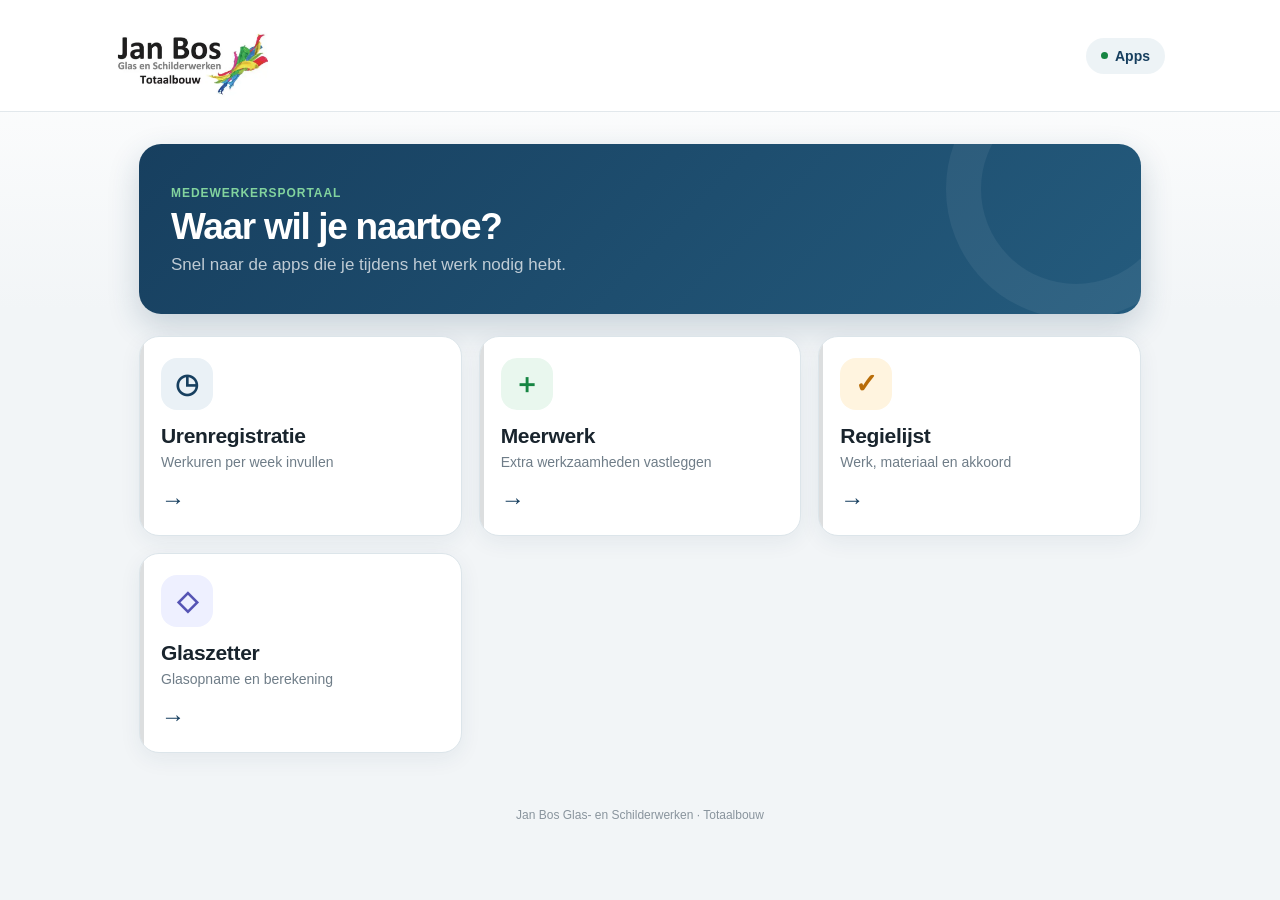
<file: index.html>
<!doctype html>
<html lang="nl">
<head>
  <meta charset="utf-8">
  <meta name="viewport" content="width=device-width,initial-scale=1,viewport-fit=cover">
  <meta name="theme-color" content="#ffffff">
  <meta name="apple-mobile-web-app-capable" content="yes">
  <meta name="apple-mobile-web-app-status-bar-style" content="default">
  <meta name="apple-mobile-web-app-title" content="Jan Bos Apps">
  <meta name="description" content="Alle Jan Bos bedrijfsapps op één plek.">
  <title>Jan Bos Apps</title>
  <link rel="manifest" href="/app.webmanifest">
  <link rel="icon" type="image/png" sizes="192x192" href="/icon-192.png?v=1">
  <link rel="apple-touch-icon" href="/icon-192.png?v=1">
  <style>
:root{--navy:#173f5f;--green:#168542;--ink:#19242d;--muted:#6f7d88;--line:#e2e8ec;--bg:#f2f5f7}*{box-sizing:border-box}html{-webkit-text-size-adjust:100%;background:var(--bg)}body{margin:0;color:var(--ink);background:linear-gradient(180deg,#fff 0,#f2f5f7 310px);font-family:-apple-system,BlinkMacSystemFont,"Segoe UI",Roboto,Arial,sans-serif}.app-shell{min-height:100vh}.app-header{height:94px;padding:10px max(18px,env(safe-area-inset-left));display:flex;align-items:center;justify-content:space-between;background:rgba(255,255,255,.96);border-bottom:1px solid var(--line);position:sticky;top:0;z-index:10;backdrop-filter:blur(12px)}.app-header img{display:block;width:min(220px,62vw);height:72px;object-fit:contain;object-position:left center}.status{display:flex;align-items:center;gap:7px;padding:9px 12px;border-radius:999px;background:#edf3f6;color:var(--navy);font-size:13px;font-weight:800}.status i{width:7px;height:7px;border-radius:50%;background:var(--green)}main{width:min(760px,100%);margin:auto;padding:24px 14px 40px}.welcome{padding:0 5px 18px}.eyebrow{color:var(--green);font-size:12px;font-weight:900;letter-spacing:.08em;text-transform:uppercase}.welcome h1{margin:5px 0 0;color:var(--navy);font-size:30px;letter-spacing:-.035em}.welcome p{margin:7px 0 0;color:var(--muted);font-size:16px}.tiles{display:grid;grid-template-columns:repeat(2,minmax(0,1fr));gap:13px}.tile{min-height:150px;padding:18px;border:1px solid var(--line);border-radius:20px;background:#fff;color:var(--ink);text-decoration:none;display:grid;grid-template-columns:52px 1fr auto;grid-template-rows:auto 1fr;gap:14px 13px;align-items:center;box-shadow:0 6px 22px rgba(23,63,95,.065);transition:transform .16s,box-shadow .16s,border-color .16s}.tile[href]:hover{transform:translateY(-2px);border-color:#cfdbe2;box-shadow:0 10px 28px rgba(23,63,95,.12)}.tile[href]:active{transform:scale(.985)}.icon{width:52px;height:52px;border-radius:16px;display:grid;place-items:center;font-size:27px;font-weight:900;background:#edf3f6;color:var(--navy)}.tile-copy{grid-column:1/-1;align-self:end;display:flex;flex-direction:column;gap:5px}.tile-copy strong{font-size:19px;letter-spacing:-.015em}.tile-copy small{color:var(--muted);font-size:13px;line-height:1.35}.arrow{font-size:24px;color:var(--navy);font-weight:800}.soon{font-size:11px;font-weight:900;color:#7a8790;background:#eef1f3;border-radius:999px;padding:7px 9px}.unavailable{opacity:.65;box-shadow:none}.tile-hours .icon{background:#eaf1f6;color:#173f5f}.tile-extra .icon{background:#e9f7ee;color:#168542}.tile-list .icon{background:#fff4df;color:#b86c08}.tile-glass .icon{background:#eef0ff;color:#5554b4}.tile-stock .icon{background:#e7f7f5;color:#167b73}.tile-report .icon{background:#fff0ef;color:#a53a33}.office-link{margin-top:16px;padding:17px 18px;border-radius:17px;background:var(--navy);color:#fff;text-decoration:none;display:flex;align-items:center;justify-content:space-between;box-shadow:0 8px 22px rgba(23,63,95,.18)}.office-link span{display:flex;flex-direction:column;gap:3px}.office-link strong{font-size:16px}.office-link small{font-size:12px;opacity:.72}.office-link b{font-size:24px}footer{text-align:center;padding:0 16px max(28px,env(safe-area-inset-bottom));color:#89949d;font-size:12px}@media(max-width:560px){.app-header{height:82px;padding-top:max(8px,env(safe-area-inset-top))}.app-header img{height:60px}.status{padding:8px 10px}main{padding:18px 10px 34px}.welcome h1{font-size:27px}.tiles{gap:10px}.tile{min-height:138px;padding:14px;border-radius:18px;grid-template-columns:46px 1fr auto;gap:12px 9px}.icon{width:46px;height:46px;border-radius:14px;font-size:24px}.tile-copy strong{font-size:17px}.tile-copy small{font-size:12px}.soon{padding:6px 7px;font-size:10px}}@media(max-width:355px){.tiles{grid-template-columns:1fr}.tile{min-height:116px}.status{display:none}}

.brand-card{margin-bottom:18px;padding:24px!important;border:0;border-radius:22px;background:linear-gradient(135deg,#173f5f,#245b7d);display:flex;align-items:center;min-height:150px;box-shadow:0 12px 32px rgba(23,63,95,.2);position:relative;overflow:hidden}.brand-card:after{content:"";position:absolute;width:190px;height:190px;border-radius:50%;right:-65px;top:-85px;border:35px solid rgba(255,255,255,.06)}.brand-card-copy{position:relative;z-index:1;min-width:0}.brand-card .eyebrow{color:#82d39e}.brand-card-copy h1{margin-top:5px;color:#fff}.brand-card-copy p{margin-top:7px;color:rgba(255,255,255,.72)}.tile{position:relative;overflow:hidden;border-color:#dce5ea}.tile:before{content:"";position:absolute;inset:0 auto 0 0;width:4px;background:currentColor;opacity:.15}.tile[href]:focus-visible,.office-link:focus-visible,.back:focus-visible{outline:3px solid rgba(22,133,66,.35);outline-offset:3px}.office-link{transition:transform .16s,box-shadow .16s}.office-link:hover{transform:translateY(-2px);box-shadow:0 12px 30px rgba(23,63,95,.24)}
@media(max-width:620px){.app-header{justify-content:center}.app-header .status{position:absolute;right:12px}.brand-card{padding:21px 19px!important;min-height:135px}.brand-card-copy h1{font-size:26px}.brand-card-copy p{font-size:14px;max-width:270px}.welcome{margin-bottom:12px}}
@media(min-width:850px){.app-header{height:112px;padding-left:max(32px,calc((100vw - 1050px)/2));padding-right:max(32px,calc((100vw - 1050px)/2))}.app-header img{width:285px;height:88px}.status{font-size:14px;padding:10px 15px}main{width:min(1050px,100%);padding:32px 24px 55px}.brand-card{padding:28px 32px!important;margin-bottom:22px;min-height:170px}.welcome h1{font-size:37px}.welcome p{font-size:17px}.tiles{grid-template-columns:repeat(3,minmax(0,1fr));gap:17px}.tile{min-height:175px;padding:21px}.tile-copy strong{font-size:21px}.tile-copy small{font-size:14px}.office-link{margin-top:20px;padding:20px 22px}.office-link strong{font-size:18px}.office-link small{font-size:13px}}

  </style>
</head>
<body>
  <div class="app-shell">
    <header class="app-header">
      <img src="[data-uri]" alt="Jan Bos Glas- en Schilderwerken Totaalbouw">
      <span class="status"><i></i> Apps</span>
    </header>

    <main>
      <section class="welcome brand-card">
        <div class="brand-card-copy">
          <span class="eyebrow">Medewerkersportaal</span>
          <h1>Waar wil je naartoe?</h1>
          <p>Snel naar de apps die je tijdens het werk nodig hebt.</p>
        </div>
      </section>

      <section class="tiles" aria-label="Jan Bos apps">
        <a class="tile tile-hours" href="/open.html?app=uren">
          <span class="icon" aria-hidden="true">◷</span>
          <span class="tile-copy"><strong>Urenregistratie</strong><small>Werkuren per week invullen</small></span>
          <span class="arrow" aria-hidden="true">→</span>
        </a>

        <a class="tile tile-extra" href="/open.html?app=meerwerk">
          <span class="icon" aria-hidden="true">＋</span>
          <span class="tile-copy"><strong>Meerwerk</strong><small>Extra werkzaamheden vastleggen</small></span>
          <span class="arrow" aria-hidden="true">→</span>
        </a>

        <a class="tile tile-list" href="/open.html?app=regielijst">
          <span class="icon" aria-hidden="true">✓</span>
          <span class="tile-copy"><strong>Regielijst</strong><small>Werk, materiaal en akkoord</small></span>
          <span class="arrow" aria-hidden="true">→</span>
        </a>

        <a class="tile tile-glass" href="/open.html?app=glaszetter">
          <span class="icon" aria-hidden="true">◇</span>
          <span class="tile-copy"><strong>Glaszetter</strong><small>Glasopname en berekening</small></span>
          <span class="arrow" aria-hidden="true">→</span>
        </a>

      </section>
    </main>

    <footer>Jan Bos Glas- en Schilderwerken · Totaalbouw</footer>
  </div>
  <script>if('serviceWorker' in navigator){navigator.serviceWorker.register('/sw.js').catch(()=>{})}</script>
</body>
</html>
</file>
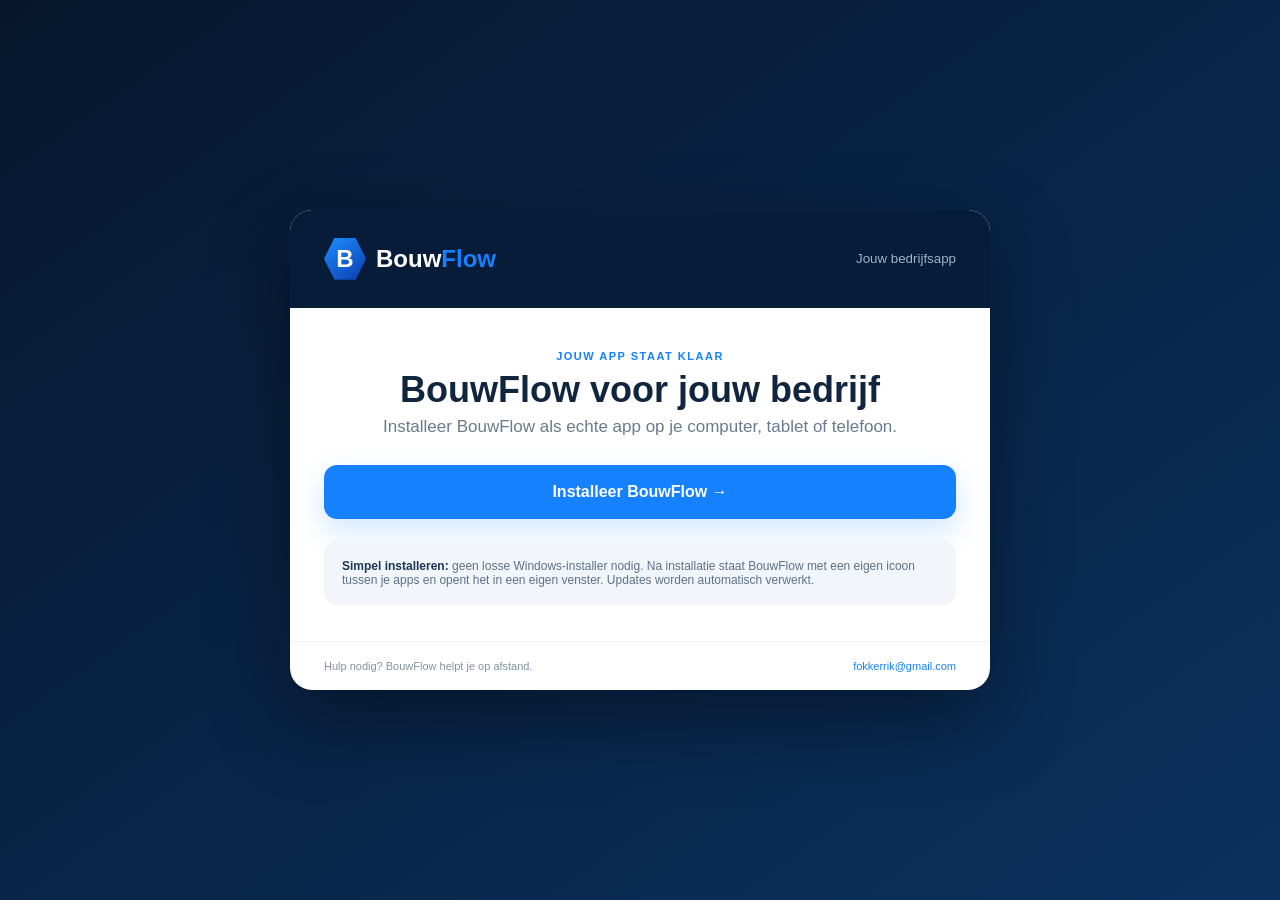
<file: download.html>
<!doctype html><html lang="nl"><head><meta charset="utf-8"><meta name="viewport" content="width=device-width,initial-scale=1"><meta name="theme-color" content="#06172d"><title>BouwFlow | Jouw app staat klaar</title><style>*{box-sizing:border-box}body{margin:0;font-family:Inter,Segoe UI,Arial,sans-serif;background:linear-gradient(145deg,#06172d,#0b315f);color:#10253e;min-height:100vh;display:grid;place-items:center;padding:28px}.card{width:min(700px,100%);background:#fff;border-radius:22px;box-shadow:0 30px 80px #0006;overflow:hidden}.top{background:#071c38;color:#fff;padding:28px 34px;display:flex;align-items:center;justify-content:space-between}.brand{display:flex;align-items:center;gap:10px;font-size:24px;font-weight:900}.brand span span{color:#1681ff}.logo{width:42px;height:42px;display:grid;place-items:center;background:linear-gradient(145deg,#1d8dff,#0b3eaf);clip-path:polygon(25% 0,75% 0,100% 50%,75% 100%,25% 100%,0 50%);font-weight:900}.top small{color:#9fb3ca}.content{padding:42px 34px 36px;text-align:center}.eyebrow{color:#1681ff;font-size:11px;font-weight:900;letter-spacing:1.5px}.content h1{font-size:36px;line-height:1.1;margin:8px 0}.lead{font-size:17px;color:#697b8d;margin:0 auto 28px;max-width:520px}.install{display:block;background:#1681ff;color:#fff;text-decoration:none;padding:18px 22px;border-radius:13px;font-size:16px;font-weight:900;box-shadow:0 12px 30px #1681ff33}.install:hover{background:#0874e8}.info{margin-top:22px;padding:18px;border-radius:13px;background:#f2f6fb;color:#5d7187;font-size:12px;text-align:left}.info b{color:#193653}.footer{padding:18px 34px;border-top:1px solid #edf1f5;color:#8291a0;font-size:11px;display:flex;justify-content:space-between}.footer a{color:#1681ff;text-decoration:none}@media(max-width:600px){.top{padding:22px}.top small{display:none}.content{padding:30px 20px}.content h1{font-size:29px}.footer{padding:16px 20px;display:block}}</style></head><body><div class="card"><div class="top"><div class="brand"><div class="logo">B</div><span>Bouw<span>Flow</span></span></div><small>Jouw bedrijfsapp</small></div><div class="content"><div class="eyebrow">JOUW APP STAAT KLAAR</div><h1 id="companyTitle">BouwFlow voor jouw bedrijf</h1><p class="lead">Installeer BouwFlow als echte app op je computer, tablet of telefoon.</p><a class="install" id="installLink" href="#">Installeer BouwFlow →</a><div class="info"><b>Simpel installeren:</b> geen losse Windows-installer nodig. Na installatie staat BouwFlow met een eigen icoon tussen je apps en opent het in een eigen venster. Updates worden automatisch verwerkt.</div></div><div class="footer"><span>Hulp nodig? BouwFlow helpt je op afstand.</span><a href="mailto:fokkerrik@gmail.com">fokkerrik@gmail.com</a></div></div><script>const p=new URLSearchParams(location.search);const company=p.get('bedrijf')||'jouw bedrijf';const slug=p.get('slug')||location.pathname.split('/').filter(Boolean).pop()||'demo';const app=p.get('app')||location.origin;document.getElementById('companyTitle').textContent=`BouwFlow voor ${company}`;document.getElementById('installLink').href=`/install/${encodeURIComponent(slug)}?bedrijf=${encodeURIComponent(company)}&app=${encodeURIComponent(app)}`;</script></body></html>
</file>
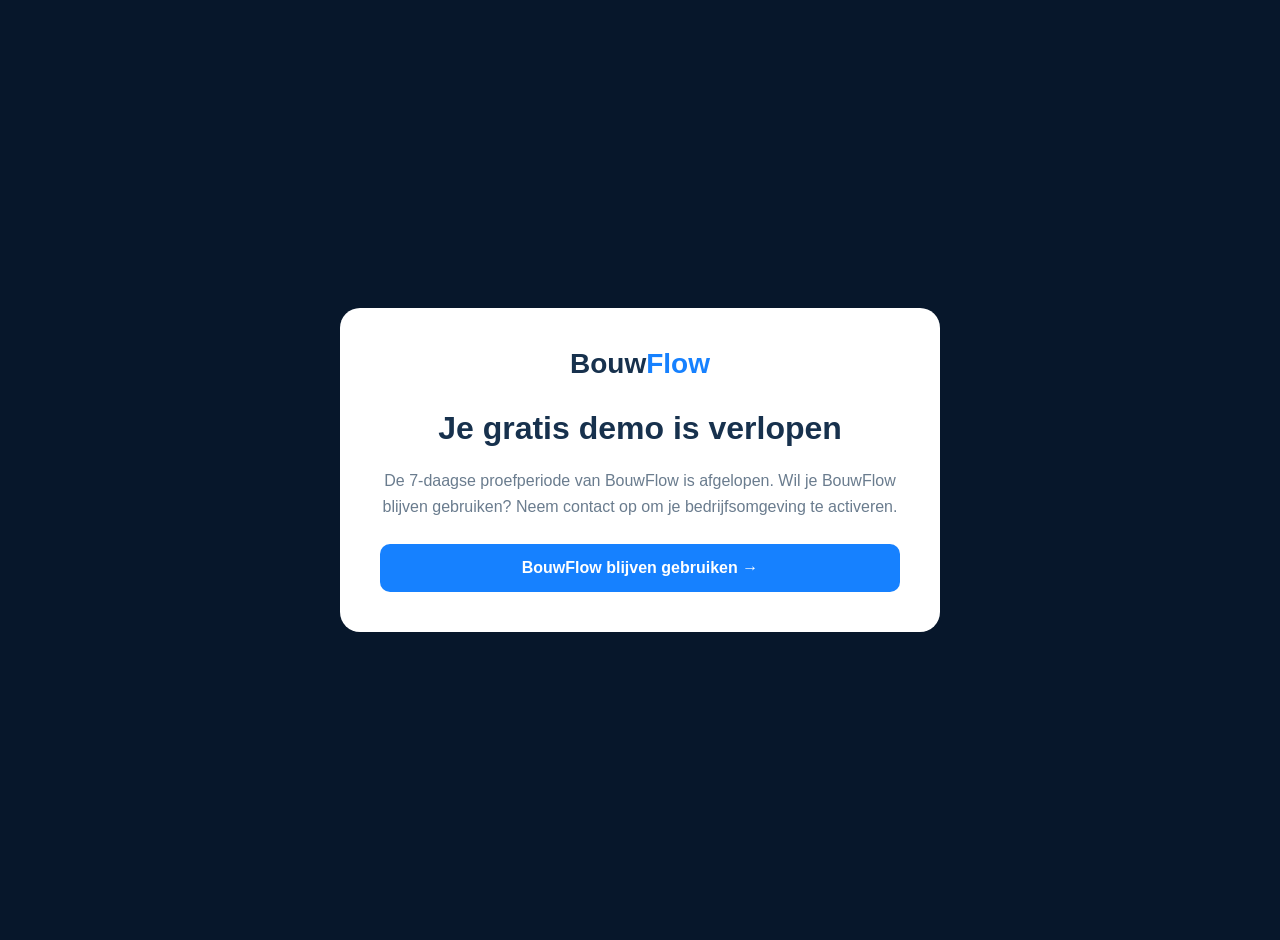
<file: expired.html>
<!doctype html><html lang="nl"><head><meta charset="utf-8"><meta name="viewport" content="width=device-width,initial-scale=1"><title>BouwFlow demo verlopen</title><style>body{margin:0;font-family:Segoe UI,Arial,sans-serif;background:#07172b;min-height:100vh;display:grid;place-items:center;padding:20px}.card{max-width:520px;background:white;border-radius:20px;padding:40px;text-align:center;color:#17314d}.logo{font-size:28px;font-weight:900;margin-bottom:30px}.logo span{color:#1681ff}h1{font-size:32px}p{color:#6a7c8e;line-height:1.6}a{display:block;background:#1681ff;color:white;text-decoration:none;padding:15px;border-radius:10px;font-weight:800;margin-top:25px}</style></head><body><div class="card"><div class="logo">Bouw<span>Flow</span></div><h1>Je gratis demo is verlopen</h1><p>De 7-daagse proefperiode van BouwFlow is afgelopen. Wil je BouwFlow blijven gebruiken? Neem contact op om je bedrijfsomgeving te activeren.</p><a href="mailto:fokkerrik@gmail.com?subject=BouwFlow%20demo%20activeren">BouwFlow blijven gebruiken →</a></div></body></html>
</file>
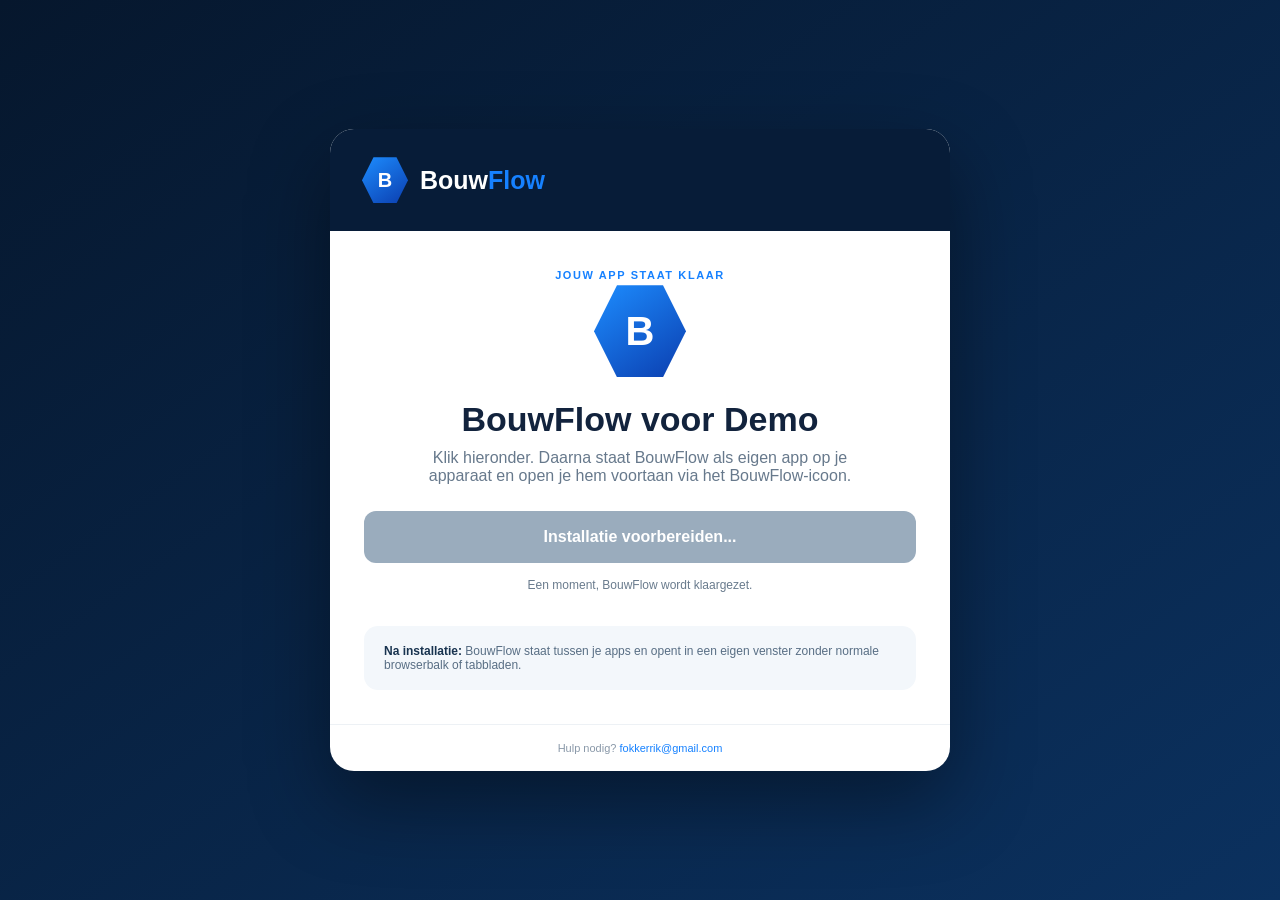
<file: install.html>
<!doctype html>
<html lang="nl">
<head>
  <meta charset="utf-8">
  <meta name="viewport" content="width=device-width,initial-scale=1">
  <meta name="theme-color" content="#06172d">
  <title>BouwFlow installeren</title>
  <link id="manifestLink" rel="manifest" href="/manifest/demo.webmanifest">
  <link rel="icon" href="/bouwflow-icon.svg" type="image/svg+xml">
  <style>
    *{box-sizing:border-box}body{margin:0;font-family:Inter,Segoe UI,Arial,sans-serif;background:linear-gradient(145deg,#06172d,#0b315f);min-height:100vh;display:grid;place-items:center;padding:24px;color:#12233d}.card{width:min(620px,100%);background:#fff;border-radius:24px;box-shadow:0 30px 80px #0006;overflow:hidden}.top{background:#071c38;color:#fff;padding:28px 32px;display:flex;align-items:center;gap:12px}.logo{width:46px;height:46px;display:grid;place-items:center;background:linear-gradient(145deg,#1d8dff,#0b3eaf);clip-path:polygon(25% 0,75% 0,100% 50%,75% 100%,25% 100%,0 50%);font-weight:900;font-size:20px}.brand{font-size:25px;font-weight:900}.brand span{color:#1681ff}.content{padding:38px 34px 34px;text-align:center}.eyebrow{color:#1681ff;font-size:11px;font-weight:900;letter-spacing:1.6px}.content h1{font-size:34px;line-height:1.1;margin:8px 0 10px}.lead{color:#67798c;font-size:16px;margin:0 auto 26px;max-width:480px}.appicon{width:92px;height:92px;margin:4px auto 24px;display:grid;place-items:center;background:linear-gradient(145deg,#1d8dff,#0b3eaf);clip-path:polygon(25% 0,75% 0,100% 50%,75% 100%,25% 100%,0 50%);color:#fff;font-size:40px;font-weight:900}.install{width:100%;border:0;border-radius:12px;background:#1681ff;color:#fff;padding:17px 20px;font:inherit;font-weight:900;font-size:16px;cursor:pointer;box-shadow:0 12px 30px #1681ff33}.install:hover{background:#0874e8}.install:disabled{background:#9aacbd;cursor:default;box-shadow:none}.status{margin-top:15px;font-size:12px;color:#697b8d;min-height:20px}.steps{margin-top:28px;background:#f3f7fb;border-radius:14px;padding:18px 20px;text-align:left;font-size:12px;color:#586e84}.steps b{color:#18334f}.ios{display:none;margin-top:22px;padding:18px;border-radius:13px;background:#fff7e8;text-align:left;font-size:12px;color:#72531b}.footer{border-top:1px solid #edf1f5;padding:17px 28px;color:#8998a8;font-size:11px;text-align:center}.footer a{color:#1681ff;text-decoration:none}@media(max-width:520px){.content{padding:30px 20px}.content h1{font-size:28px}.top{padding:22px}.brand{font-size:21px}}
  </style>
</head>
<body>
  <div class="card">
    <div class="top"><div class="logo">B</div><div class="brand">Bouw<span>Flow</span></div></div>
    <div class="content">
      <div class="eyebrow">JOUW APP STAAT KLAAR</div>
      <div class="appicon">B</div>
      <h1 id="title">BouwFlow installeren</h1>
      <p class="lead">Klik hieronder. Daarna staat BouwFlow als eigen app op je apparaat en open je hem voortaan via het BouwFlow-icoon.</p>
      <button id="installButton" class="install">Installeer BouwFlow</button>
      <div id="status" class="status">Installeren duurt meestal maar een paar seconden.</div>
      <div class="steps"><b>Na installatie:</b> BouwFlow staat tussen je apps en opent in een eigen venster zonder normale browserbalk of tabbladen.</div>
      <div id="iosHelp" class="ios"><b>iPhone / iPad:</b><br>Apple toont nog geen automatische installatieknop. Tik onderin Safari op <b>Delen</b> en daarna op <b>Zet op beginscherm</b>. Daarna staat BouwFlow gewoon tussen je apps.</div>
    </div>
    <div class="footer">Hulp nodig? <a href="mailto:fokkerrik@gmail.com">fokkerrik@gmail.com</a></div>
  </div>
<script src="/pwa-install.js"></script>
</body>
</html>
</file>
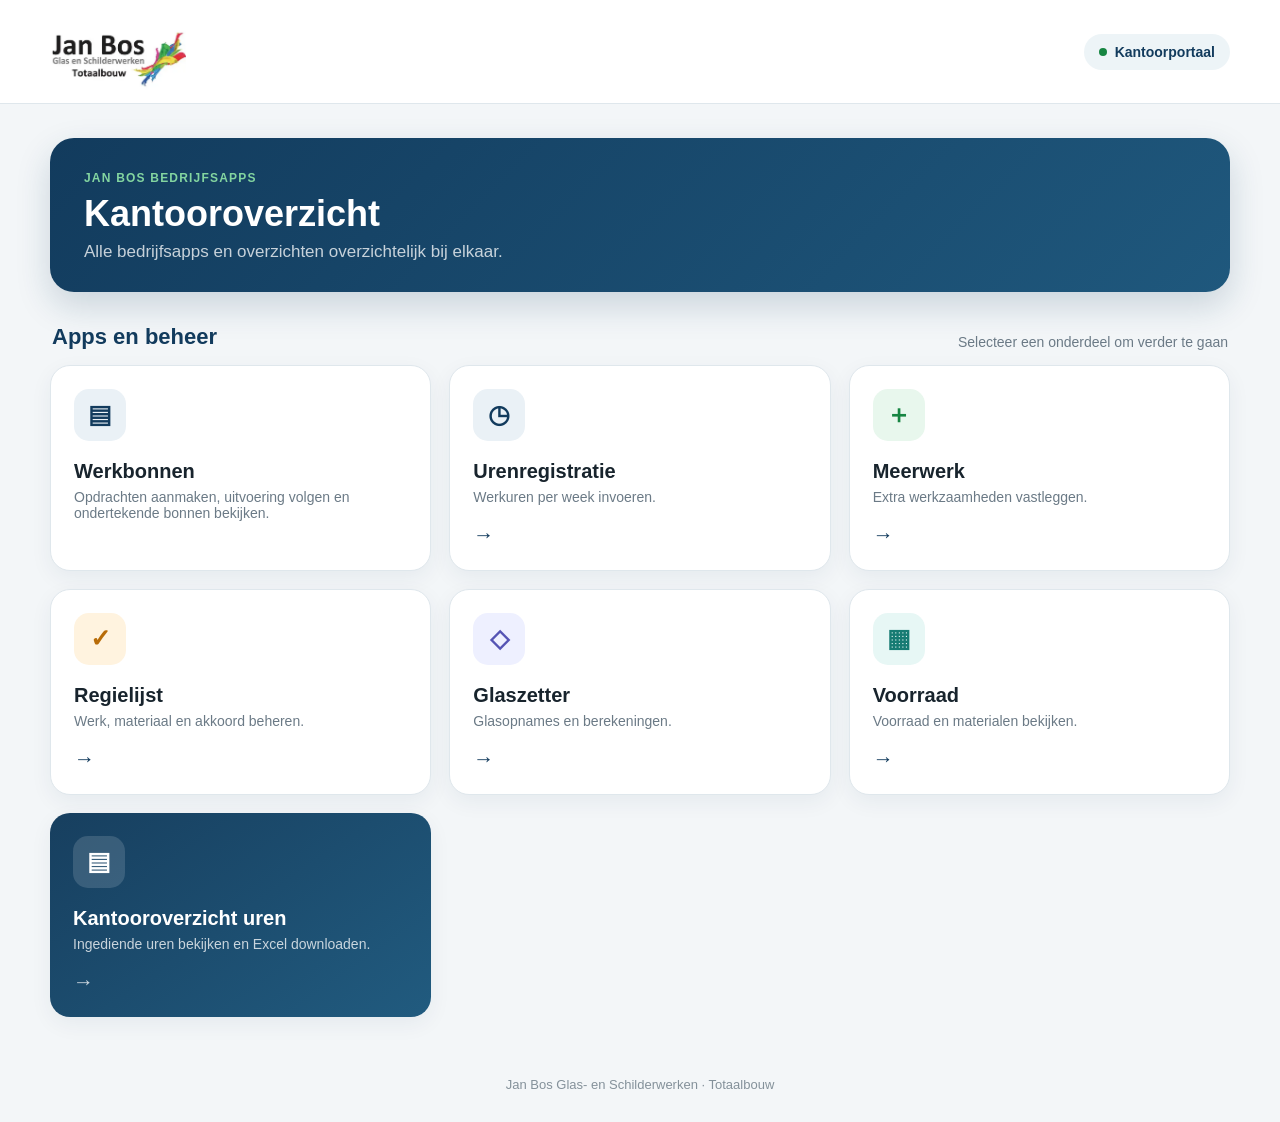
<file: kantoor.html>
<!doctype html>
<html lang="nl">
<head>
  <meta charset="utf-8"><meta name="viewport" content="width=device-width,initial-scale=1"><meta name="theme-color" content="#123b5d">
  <meta name="apple-mobile-web-app-capable" content="yes"><meta name="apple-mobile-web-app-status-bar-style" content="default"><meta name="apple-mobile-web-app-title" content="Jan Bos Kantoor">
  <link rel="manifest" href="/kantoor.webmanifest"><link rel="icon" type="image/png" sizes="192x192" href="/icon-192.png?v=2"><link rel="apple-touch-icon" href="/icon-192.png?v=2">
  <title>Jan Bos | Kantoorportaal</title>
  <style>
    :root{--navy:#123b5d;--blue:#1f587d;--green:#168542;--ink:#18242d;--muted:#6b7a86;--line:#dfe7ec;--bg:#f3f6f8}*{box-sizing:border-box}body{margin:0;background:var(--bg);color:var(--ink);font-family:-apple-system,BlinkMacSystemFont,"Segoe UI",Roboto,Arial,sans-serif}header{height:104px;padding:12px max(28px,calc((100vw - 1180px)/2));background:#fff;border-bottom:1px solid var(--line);display:flex;align-items:center;justify-content:space-between;position:sticky;top:0;z-index:10}header img{width:260px;height:78px;object-fit:contain;object-position:left center}.badge{display:flex;align-items:center;gap:8px;background:#edf4f7;color:var(--navy);padding:10px 15px;border-radius:999px;font-size:14px;font-weight:800}.badge:before{content:"";width:8px;height:8px;border-radius:50%;background:var(--green)}main{width:min(1180px,calc(100% - 40px));margin:34px auto 60px}.hero{padding:30px 34px;border-radius:24px;background:linear-gradient(135deg,var(--navy),var(--blue));color:#fff;box-shadow:0 14px 34px rgba(18,59,93,.18)}.hero span{text-transform:uppercase;letter-spacing:.1em;color:#83d5a0;font-size:12px;font-weight:900}.hero h1{font-size:36px;line-height:1.1;margin:8px 0}.hero p{margin:0;color:rgba(255,255,255,.76);font-size:17px}.section-title{display:flex;align-items:end;justify-content:space-between;margin:32px 2px 15px}.section-title h2{margin:0;color:var(--navy);font-size:22px}.section-title p{margin:0;color:var(--muted);font-size:14px}.grid{display:grid;grid-template-columns:repeat(3,minmax(0,1fr));gap:18px}.card{min-height:185px;padding:23px;border-radius:20px;background:#fff;border:1px solid var(--line);box-shadow:0 7px 22px rgba(18,59,93,.06);text-decoration:none;color:var(--ink);display:flex;flex-direction:column;transition:.17s ease}.card:hover{transform:translateY(-3px);border-color:#c5d5de;box-shadow:0 14px 32px rgba(18,59,93,.12)}.icon{width:52px;height:52px;border-radius:15px;display:grid;place-items:center;background:#eaf1f6;color:var(--navy);font-size:25px;font-weight:900}.card h3{margin:19px 0 6px;font-size:20px}.card p{margin:0;color:var(--muted);font-size:14px}.go{margin-top:auto;padding-top:18px;color:var(--navy);font-size:21px;font-weight:900}.green .icon{background:#e8f7ed;color:var(--green)}.orange .icon{background:#fff3df;color:#b86c08}.purple .icon{background:#eef0ff;color:#5554b4}.teal .icon{background:#e7f7f5;color:#167b73}.office{background:linear-gradient(145deg,#173f5f,#215b7f);color:#fff;border:0}.office .icon{background:rgba(255,255,255,.14);color:#fff}.office p,.office .go{color:rgba(255,255,255,.76)}footer{text-align:center;color:#84919a;font-size:13px;padding:0 20px 30px}@media(max-width:900px){.grid{grid-template-columns:repeat(2,minmax(0,1fr))}}@media(max-width:580px){header{height:84px;padding:8px 14px}header img{width:210px;height:62px}.badge{font-size:12px;padding:8px 10px}main{width:min(100% - 20px,1180px);margin-top:18px}.hero{padding:22px 20px}.hero h1{font-size:28px}.hero p{font-size:14px}.section-title p{display:none}.grid{grid-template-columns:1fr;gap:12px}.card{min-height:150px;padding:19px}}
  </style>
</head>
<body>
  <header><img src="/janbos-logo.png?v=2" alt="Jan Bos Glas- en Schilderwerken Totaalbouw"><div class="badge">Kantoorportaal</div></header>
  <main>
    <section class="hero"><span>Jan Bos bedrijfsapps</span><h1>Kantooroverzicht</h1><p>Alle bedrijfsapps en overzichten overzichtelijk bij elkaar.</p></section>
    <div class="section-title"><h2>Apps en beheer</h2><p>Selecteer een onderdeel om verder te gaan</p></div>
    <section class="grid">
      <a class="card" id="werkbonnen-kantoor" href="/werkbonnen/kantoor"><span class="icon">▤</span><h3>Werkbonnen</h3><p>Opdrachten aanmaken, uitvoering volgen en ondertekende bonnen bekijken.</p></a>
      <a class="card" href="/open.html?app=uren&amp;from=kantoor"><span class="icon">◷</span><h3>Urenregistratie</h3><p>Werkuren per week invoeren.</p><span class="go">→</span></a>
      <a class="card green" href="/open.html?app=meerwerk&amp;from=kantoor"><span class="icon">＋</span><h3>Meerwerk</h3><p>Extra werkzaamheden vastleggen.</p><span class="go">→</span></a>
      <a class="card orange" href="/open.html?app=regielijst&amp;from=kantoor"><span class="icon">✓</span><h3>Regielijst</h3><p>Werk, materiaal en akkoord beheren.</p><span class="go">→</span></a>
      <a class="card purple" href="/open.html?app=glaszetter&amp;from=kantoor"><span class="icon">◇</span><h3>Glaszetter</h3><p>Glasopnames en berekeningen.</p><span class="go">→</span></a>
      <a class="card teal" href="/open.html?app=voorraad&amp;from=kantoor"><span class="icon">▦</span><h3>Voorraad</h3><p>Voorraad en materialen bekijken.</p><span class="go">→</span></a>
      <a class="card office" href="/open.html?app=kantoor&amp;from=kantoor"><span class="icon">▤</span><h3>Kantooroverzicht uren</h3><p>Ingediende uren bekijken en Excel downloaden.</p><span class="go">→</span></a>
    </section>
  </main>
  <footer>Jan Bos Glas- en Schilderwerken · Totaalbouw</footer>
</body>
</html>
</file>
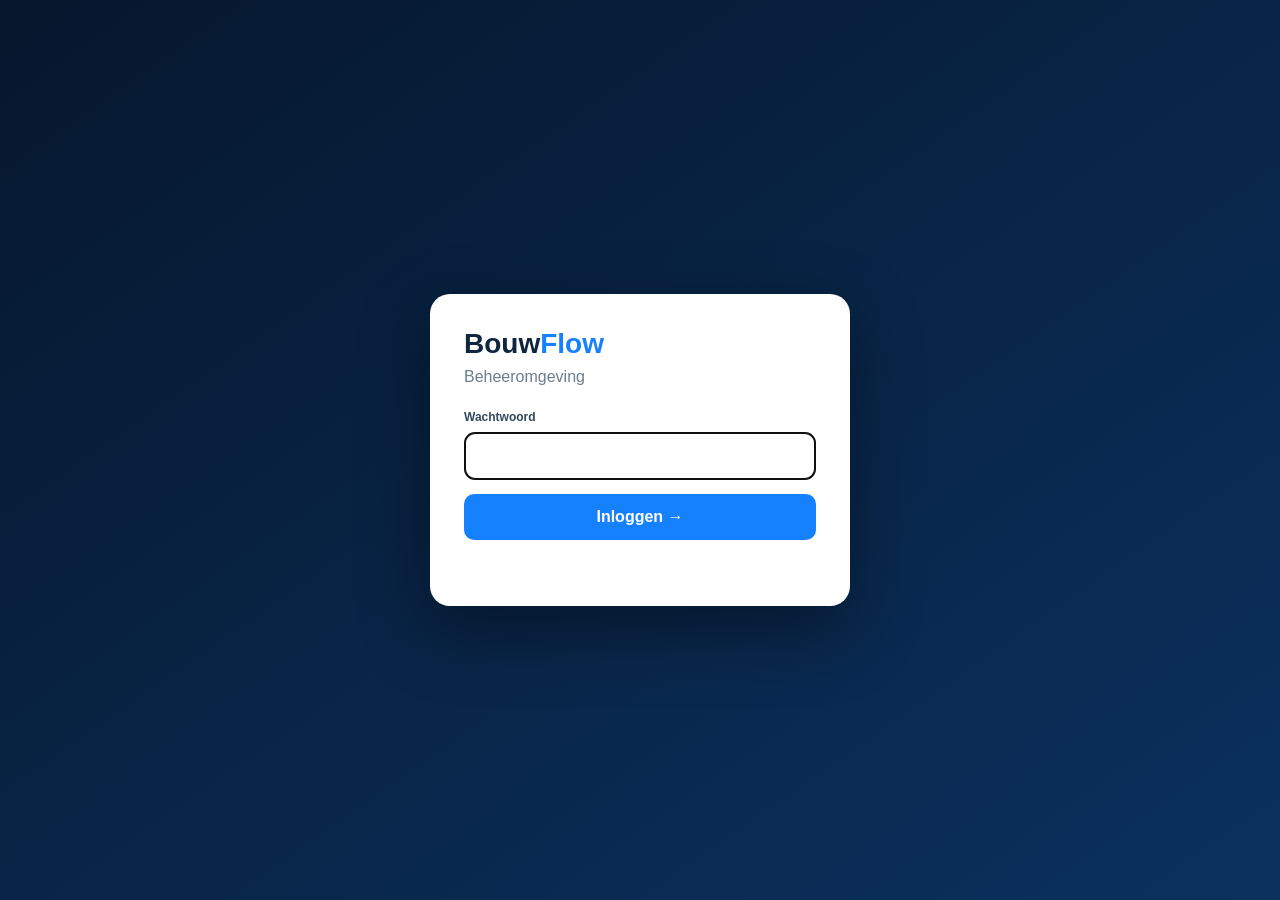
<file: login.html>
<!doctype html><html lang="nl"><head><meta charset="utf-8"><meta name="viewport" content="width=device-width,initial-scale=1"><title>BouwFlow beheer login</title><style>*{box-sizing:border-box}body{margin:0;font-family:Segoe UI,Arial,sans-serif;background:linear-gradient(145deg,#06172d,#0b315f);min-height:100vh;display:grid;place-items:center;padding:20px}.card{width:min(420px,100%);background:#fff;border-radius:20px;padding:34px;box-shadow:0 25px 70px #0006}.brand{font-size:28px;font-weight:900;margin-bottom:8px;color:#10253e}.brand span{color:#1681ff}p{color:#6c7d8e;margin:0 0 24px}label{display:block;font-size:12px;font-weight:800;color:#31475d;margin-bottom:8px}input{width:100%;padding:14px;border:1px solid #d7e1eb;border-radius:10px;font:inherit;margin-bottom:14px}button{width:100%;padding:14px;border:0;border-radius:10px;background:#1681ff;color:#fff;font:inherit;font-weight:900;cursor:pointer}.msg{min-height:20px;color:#c33;font-size:12px;margin-top:12px}</style></head><body><form class="card" id="loginForm"><div class="brand">Bouw<span>Flow</span></div><p>Beheeromgeving</p><label>Wachtwoord</label><input id="password" type="password" autocomplete="current-password" autofocus required><button type="submit">Inloggen →</button><div class="msg" id="msg"></div></form><script>loginForm.addEventListener('submit',async e=>{e.preventDefault();msg.textContent='';const r=await fetch('/api/admin/login',{method:'POST',headers:{'Content-Type':'application/json'},body:JSON.stringify({password:password.value})});const d=await r.json().catch(()=>({}));if(r.ok){location.href='/admin'}else{msg.textContent=d.message||'Inloggen mislukt.'}});</script></body></html>
</file>
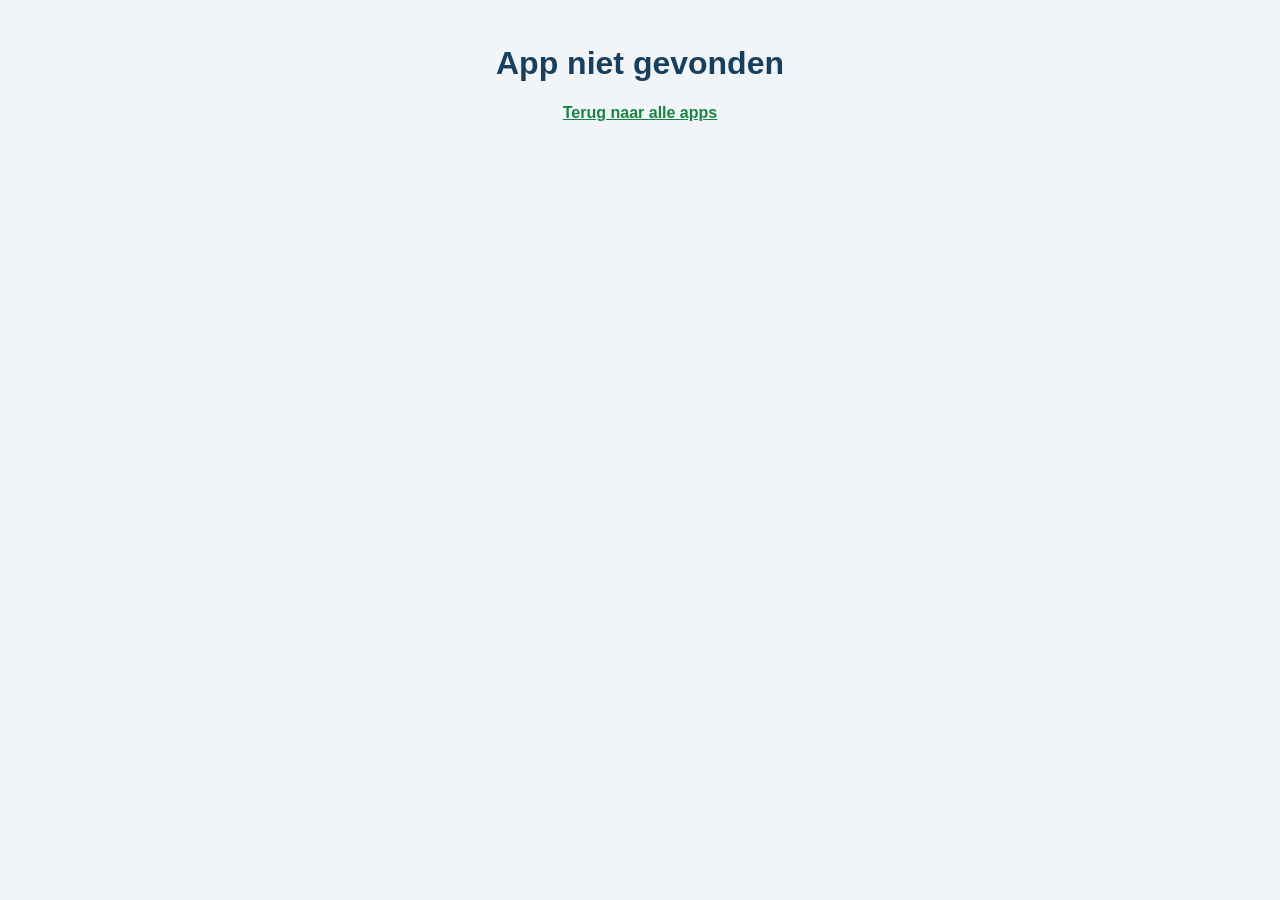
<file: open.html>
<!doctype html>
<html lang="nl">
<head>
  <meta charset="utf-8">
  <meta name="viewport" content="width=device-width,initial-scale=1,viewport-fit=cover">
  <meta name="theme-color" content="#ffffff">
  <title>Jan Bos Apps</title>
  <style>
    *{box-sizing:border-box}html,body{width:100%;height:100%;margin:0;overflow:hidden;background:#f2f5f7;font-family:-apple-system,BlinkMacSystemFont,"Segoe UI",Roboto,Arial,sans-serif}.app-view{height:100%;display:grid;grid-template-rows:auto 1fr}.view-bar{min-height:64px;padding:max(8px,env(safe-area-inset-top)) max(12px,env(safe-area-inset-right)) 8px max(12px,env(safe-area-inset-left));display:grid;grid-template-columns:44px 1fr 44px;align-items:center;background:#fff;border-bottom:1px solid #e2e8ec;box-shadow:0 3px 12px rgba(23,63,95,.06);z-index:2}.back{width:42px;height:42px;border:0;border-radius:13px;background:#edf3f6;color:#173f5f;font-size:25px;font-weight:800;display:grid;place-items:center;text-decoration:none}.view-title{text-align:center;min-width:0}.view-title strong{display:block;color:#173f5f;font-size:16px}.view-title small{display:block;color:#78858f;font-size:11px;margin-top:2px}.mark{width:38px;height:38px;border-radius:12px;background:#168542;color:#fff;display:grid;place-items:center;font-weight:900;font-size:13px}iframe{display:block;width:100%;height:100%;border:0;background:#fff}.error{display:grid;place-items:center;text-align:center;padding:24px;color:#173f5f}.error a{color:#168542;font-weight:800}
    .mark{width:44px;height:44px;object-fit:contain;border-radius:10px;background:#fff;color:transparent}
  </style>
</head>
<body>
  <div class="app-view">
    <header class="view-bar">
      <a class="back" id="back" href="/" aria-label="Terug naar alle apps">‹</a>
      <div class="view-title"><strong id="title">App openen</strong><small>Jan Bos bedrijfsapps</small></div>
      <img class="mark" src="[data-uri]" alt="Jan Bos">
    </header>
    <iframe id="frame" title="Jan Bos app" referrerpolicy="same-origin"></iframe>
  </div>
  <script>
    const apps={
      uren:{title:'Urenregistratie',url:'https://uren.93-119-6-183.sslip.io'},
      meerwerk:{title:'Meerwerk',url:'https://meerwerk.93-119-6-183.sslip.io'},
      regielijst:{title:'Regielijst',url:'https://regielijst.93-119-6-183.sslip.io'},
      glaszetter:{title:'Glaszetter',url:'https://glaszetter.93-119-6-183.sslip.io'},
      voorraad:{title:'Voorraad',url:'https://93-119-6-183.sslip.io'},
      kantoor:{title:'Kantooroverzicht',url:'https://uren.93-119-6-183.sslip.io/admin'}
    };
    const params=new URLSearchParams(location.search);
    const key=params.get('app');
    const fromKantoor=params.get('from')==='kantoor';
    document.getElementById('back').href=fromKantoor?'/kantoor.html':'/';
    const selected=apps[key];
    if(selected){document.title=selected.title+' | Jan Bos';document.getElementById('title').textContent=selected.title;document.getElementById('frame').src=selected.url}else{document.querySelector('.app-view').innerHTML='<main class="error"><div><h1>App niet gevonden</h1><a href="/">Terug naar alle apps</a></div></main>'}
  </script>
</body>
</html>
</file>
